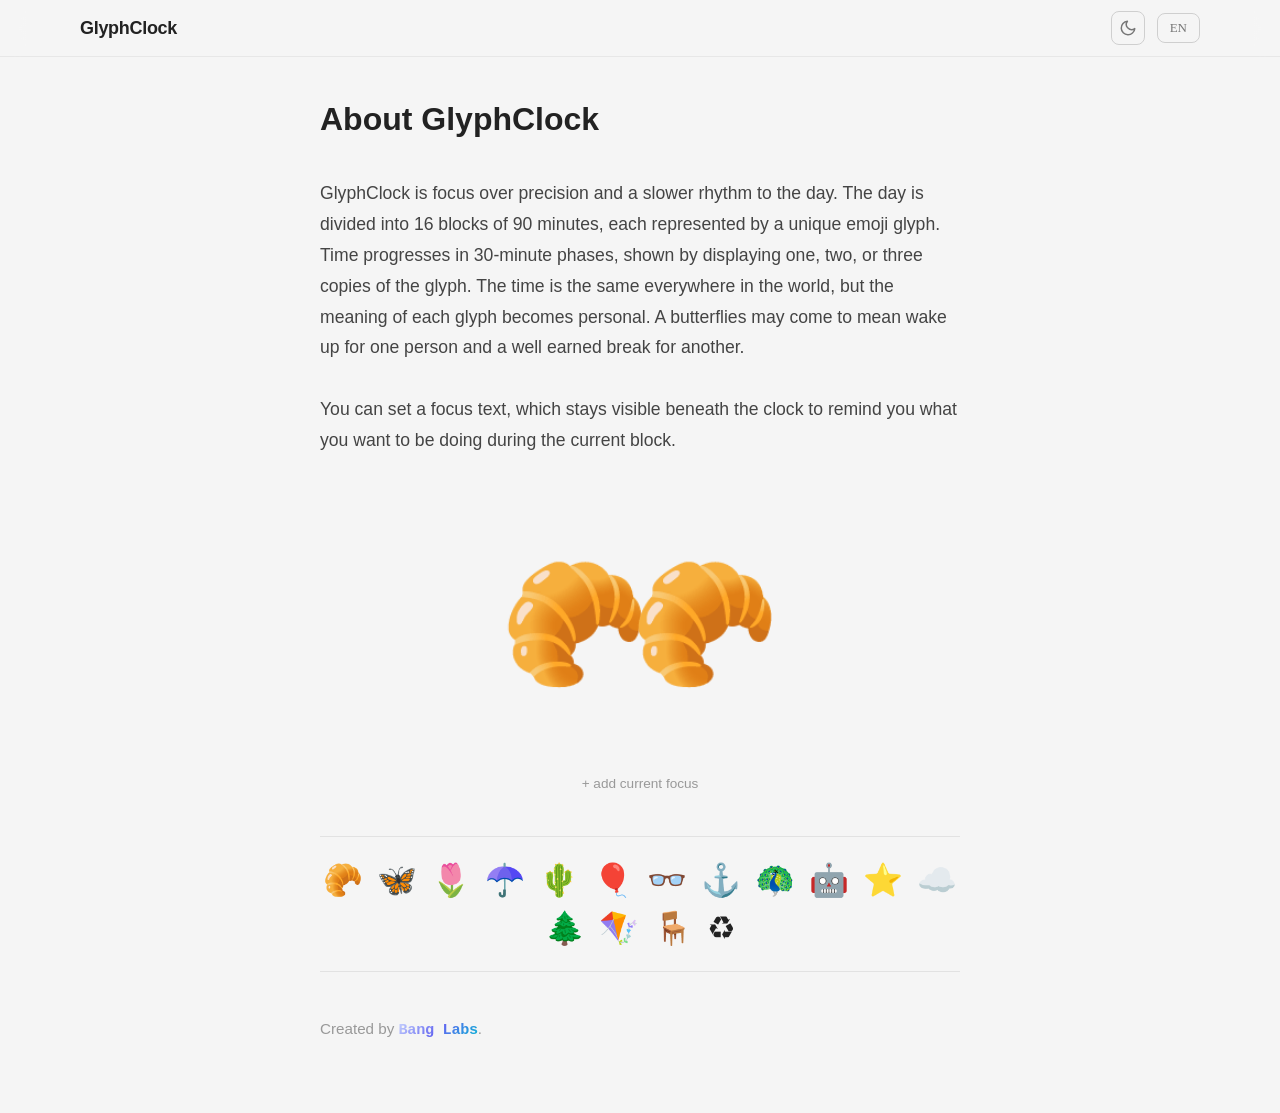
<file: index.html>
<!DOCTYPE html>
<html lang="en">
<head>
  <meta charset="utf-8">
  <meta name="viewport" content="width=device-width, initial-scale=1">
  <title>GlyphClock</title>
  <meta name="description" content="A timezone-free time system dividing the day into 16 symbolic blocks.">
  <meta name="author" content="Adam">
  <link rel="canonical" href="https://glyphclock.bang-labs.eu/">
  <meta property="og:type" content="website">
  <meta property="og:url" content="https://glyphclock.bang-labs.eu/">
  <meta property="og:title" content="GlyphClock">
  <meta property="og:description" content="A timezone-free time system dividing the day into 16 symbolic blocks.">
  <meta property="og:site_name" content="GlyphClock">
  <meta name="twitter:card" content="summary">
  <meta name="twitter:title" content="GlyphClock">
  <meta name="twitter:description" content="A timezone-free time system dividing the day into 16 symbolic blocks.">
  <link rel="icon" type="image/svg+xml" href="favicon.svg">
  <link rel="stylesheet" href="css/styles.css">
  <script>(function(){try{var p=new URLSearchParams(location.search).get('theme');if(p==='light'||p==='dark'){localStorage.setItem('darkMode',p==='dark');if(p==='dark')document.documentElement.classList.add('dark');return}var d=localStorage.getItem('darkMode');if(d==='true'||(d===null&&matchMedia('(prefers-color-scheme:dark)').matches))document.documentElement.classList.add('dark')}catch(e){}})()</script>
</head>
<body data-page="index">
  <div class="content-layer">
    <div class="about">
      <h1 data-i18n="title.about">About GlyphClock</h1>

      <p class="about-text" data-i18n="about.desc">GlyphClock is focus over precision and a slower rhythm to the day. The day is divided into 16 blocks of 90 minutes, each represented by a unique emoji glyph. Time progresses in 30-minute phases, shown by displaying one, two, or three copies of the glyph. The time is the same everywhere in the world, but the meaning of each glyph becomes personal. A butterflies may come to mean wake up for one person and a well earned break for another.<br><br>You can set a focus text, which stays visible beneath the clock to remind you what you want to be doing during the current block.</p>

      <div class="about-clock">
        <h2 id="currentTime"></h2>
        <div id="testControls" class="test-controls" style="display:none">
          <button id="testPrev" class="test-btn">◀</button>
          <span id="testInfo"></span>
          <button id="testNext" class="test-btn">▶</button>
        </div>
        <div class="focus-area">
          <button class="focus-add" id="focusAdd" data-i18n="focus.add">+ add current focus</button>
          <div class="focus-display" id="focusDisplay" style="display:none">
            <span class="focus-text" id="focusText"></span>
            <button class="focus-clear" id="focusClear">&times;</button>
          </div>
          <input type="text" class="focus-input" id="focusInput" placeholder="What are you focusing on?" data-i18n-placeholder="focus.placeholder" style="display:none">
        </div>
      </div>

      <div class="about-glyphs" aria-hidden="true">
        <span>🥐</span><span>🦋</span><span>🌷</span><span>☂️</span><span>🌵</span><span>🎈</span><span>👓</span><span>⚓</span><span>🦚</span><span id="testModeToggle" style="cursor:pointer" title="Test mode">🤖</span><span>⭐</span><span>☁️</span><span>🌲</span><span>🪁</span><span>🪑</span><span>♻</span>
      </div>

      <p class="about-creator" data-i18n="about.creator">Created by <a href="https://bang-labs.eu" class="banglabs-brand">Bang Labs</a>.</p>
    </div>
  </div>
  <script src="scripts.js"></script>
  <script src="i18n.js"></script>
</body>
</html>
</file>
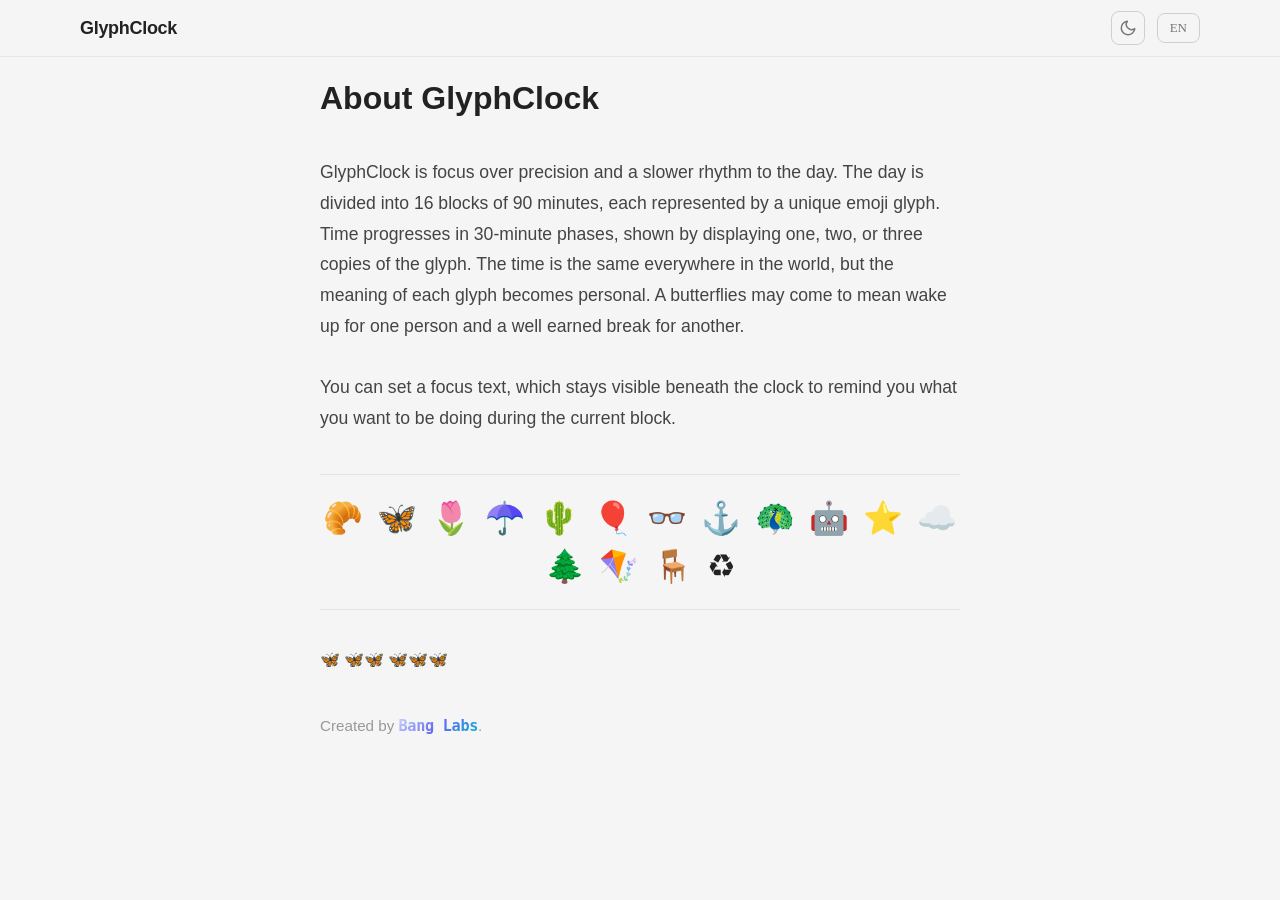
<file: about.html>
<!DOCTYPE html>
<html lang="en">
<head>
  <meta charset="utf-8">
  <meta name="viewport" content="width=device-width, initial-scale=1">
  <title>About GlyphClock</title>
  <meta name="description" content="Learn about GlyphClock, a timezone-free time system replacing conventional clocks with symbols.">
  <meta name="author" content="Adam">
  <link rel="icon" type="image/svg+xml" href="favicon.svg">
  <link rel="stylesheet" href="css/styles.css">
  <script>(function(){try{var p=new URLSearchParams(location.search).get('theme');if(p==='light'||p==='dark'){localStorage.setItem('darkMode',p==='dark');if(p==='dark')document.documentElement.classList.add('dark');return}var d=localStorage.getItem('darkMode');if(d==='true'||(d===null&&matchMedia('(prefers-color-scheme:dark)').matches))document.documentElement.classList.add('dark')}catch(e){}})()</script>
</head>
<body data-page="about">
  <div class="about">
    <h1 data-i18n="title.about">About GlyphClock</h1>

    <p class="about-text" data-i18n="about.desc">GlyphClock is a timezone and language free time system. The 24-hour day is divided into 16 blocks of 90 minutes, each block with a unique emoji. Each 90 minute period has 3 sub-periods of 30 minutes, shown by displaying one, two, or three copies of the glyph.</p>

    <div class="about-glyphs" aria-hidden="true">
      <span>🥐</span><span>🦋</span><span>🌷</span><span>☂️</span><span>🌵</span><span>🎈</span><span>👓</span><span>⚓</span><span>🦚</span><span>🤖</span><span>⭐</span><span>☁️</span><span>🌲</span><span>🪁</span><span>🪑</span><span>♻</span>
    </div>

    <div class="about-phases" aria-hidden="true">
      <span class="about-phase">🦋</span>
      <span class="about-phase">🦋🦋</span>
      <span class="about-phase">🦋🦋🦋</span>
    </div>

    <p class="about-creator" data-i18n="about.creator">Created by <a href="https://bang-labs.eu">Bang Labs</a>.</p>
  </div>
  <script src="scripts.js"></script>
  <script src="i18n.js"></script>
</body>
</html>
</file>
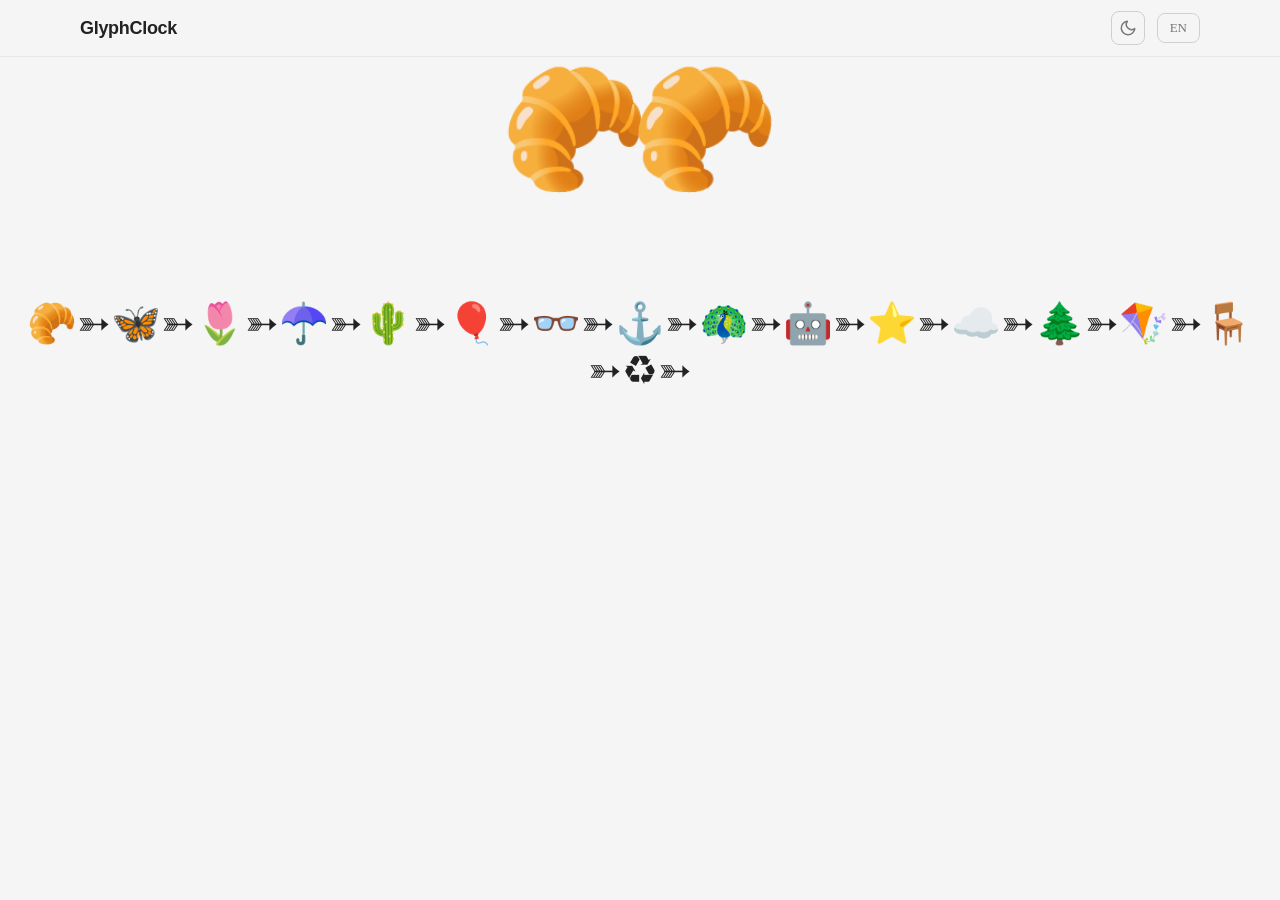
<file: glyphclock.html>
<!DOCTYPE html>
<html lang="en">
<head>
  <meta charset="utf-8">
  <meta name="viewport" content="width=device-width, initial-scale=1">
  <title id="currentTimeTitle">GlyphClock</title>
  <meta name="description" content="See the current GlyphClock — a universal, timezone-free time shown as symbols.">
  <link rel="stylesheet" href="css/styles.css">
  <script>(function(){try{var d=localStorage.getItem('darkMode');if(d==='true'||(d===null&&matchMedia('(prefers-color-scheme:dark)').matches))document.documentElement.classList.add('dark')}catch(e){}})()</script>
</head>
<body data-page="glyphclock">
  <h2 id="currentTime"></h2>
  <p style="font-size: 40px; text-align: center">🥐➳🦋➳🌷➳☂️➳🌵➳🎈➳👓➳⚓➳🦚➳🤖➳⭐➳☁️➳🌲➳🪁➳🪑➳♻➳</p>
  <script src="scripts.js"></script>
  <script src="i18n.js"></script>
</body>
</html>
</file>
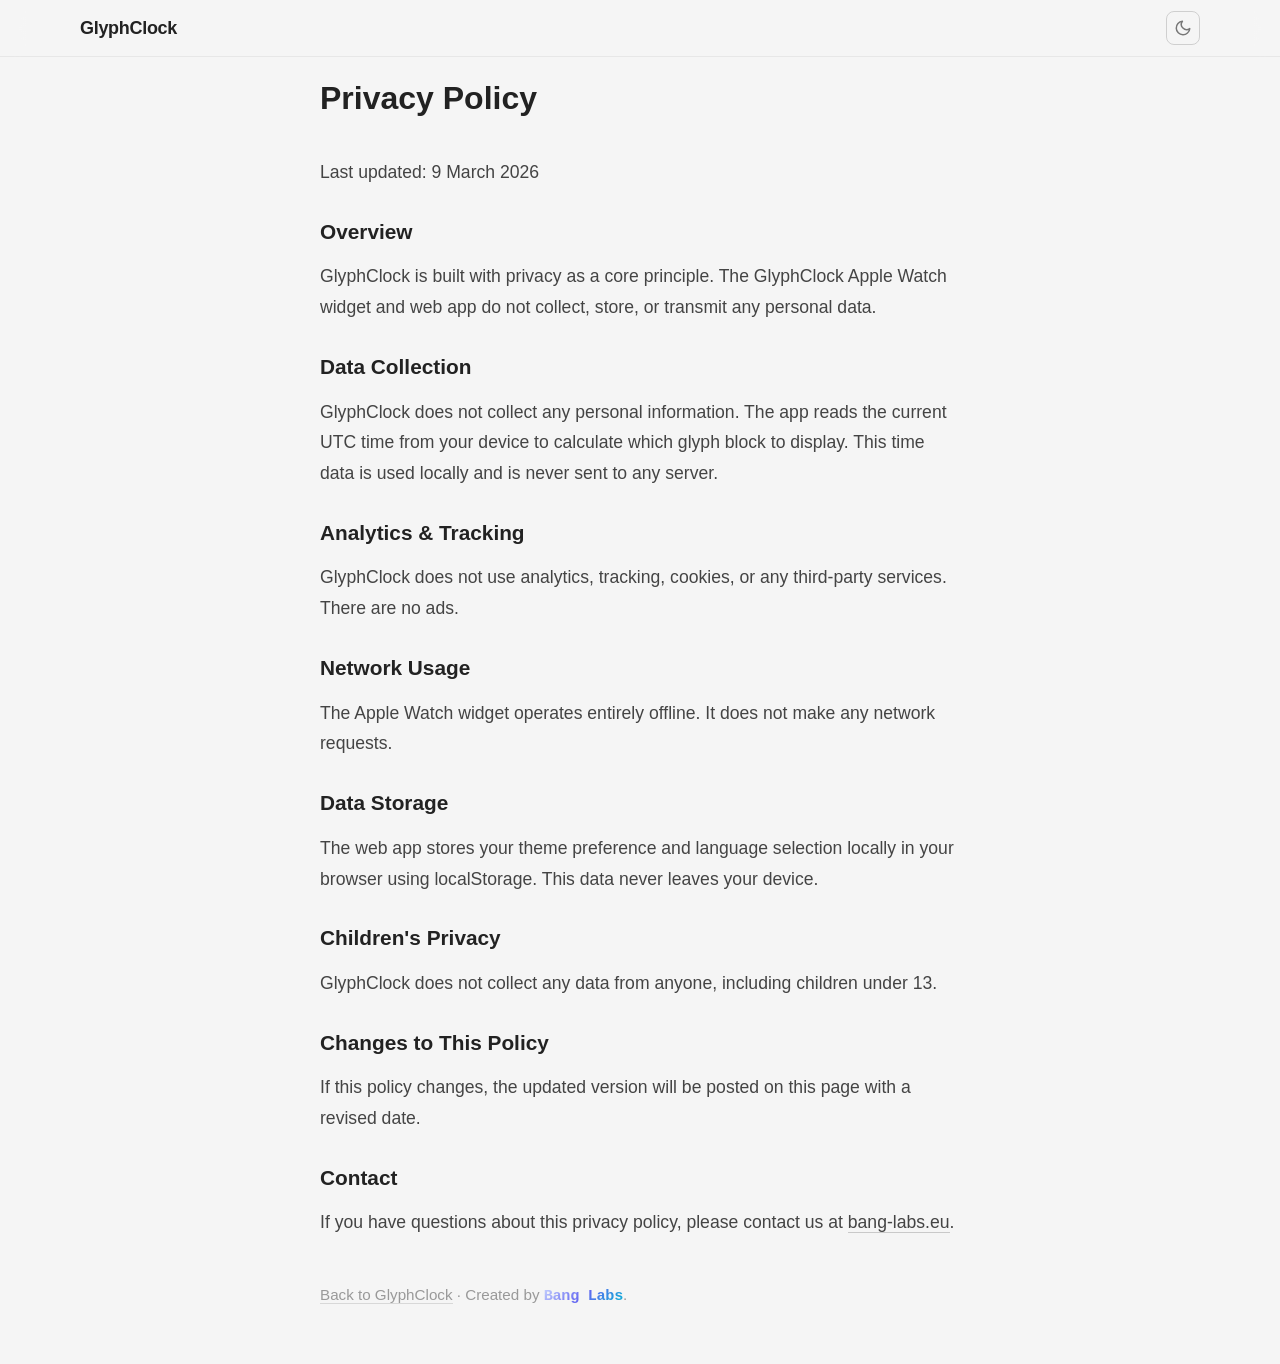
<file: privacy.html>
<!DOCTYPE html>
<html lang="en">
<head>
  <meta charset="utf-8">
  <meta name="viewport" content="width=device-width, initial-scale=1">
  <title>Privacy Policy — GlyphClock</title>
  <meta name="description" content="Privacy policy for the GlyphClock Apple Watch widget and web app.">
  <meta name="author" content="Adam">
  <link rel="icon" type="image/svg+xml" href="favicon.svg">
  <link rel="stylesheet" href="css/styles.css">
  <script>(function(){try{var p=new URLSearchParams(location.search).get('theme');if(p==='light'||p==='dark'){localStorage.setItem('darkMode',p==='dark');if(p==='dark')document.documentElement.classList.add('dark');return}var d=localStorage.getItem('darkMode');if(d==='true'||(d===null&&matchMedia('(prefers-color-scheme:dark)').matches))document.documentElement.classList.add('dark')}catch(e){}})()</script>
</head>
<body data-page="privacy">
  <div class="about">
    <h1>Privacy Policy</h1>

    <p class="about-text">Last updated: 9 March 2026</p>

    <h2 class="privacy-heading">Overview</h2>
    <p class="about-text">GlyphClock is built with privacy as a core principle. The GlyphClock Apple Watch widget and web app do not collect, store, or transmit any personal data.</p>

    <h2 class="privacy-heading">Data Collection</h2>
    <p class="about-text">GlyphClock does not collect any personal information. The app reads the current UTC time from your device to calculate which glyph block to display. This time data is used locally and is never sent to any server.</p>

    <h2 class="privacy-heading">Analytics & Tracking</h2>
    <p class="about-text">GlyphClock does not use analytics, tracking, cookies, or any third-party services. There are no ads.</p>

    <h2 class="privacy-heading">Network Usage</h2>
    <p class="about-text">The Apple Watch widget operates entirely offline. It does not make any network requests.</p>

    <h2 class="privacy-heading">Data Storage</h2>
    <p class="about-text">The web app stores your theme preference and language selection locally in your browser using localStorage. This data never leaves your device.</p>

    <h2 class="privacy-heading">Children's Privacy</h2>
    <p class="about-text">GlyphClock does not collect any data from anyone, including children under 13.</p>

    <h2 class="privacy-heading">Changes to This Policy</h2>
    <p class="about-text">If this policy changes, the updated version will be posted on this page with a revised date.</p>

    <h2 class="privacy-heading">Contact</h2>
    <p class="about-text">If you have questions about this privacy policy, please contact us at <a href="https://bang-labs.eu">bang-labs.eu</a>.</p>

    <p class="about-creator"><a href="index.html">Back to GlyphClock</a> &middot; Created by <a href="https://bang-labs.eu" class="banglabs-brand">Bang Labs</a>.</p>
  </div>
  <script src="scripts.js"></script>
</body>
</html>
</file>
<file: css/styles.css>
h1 {
  font-family: Arial, Helvetica, sans-serif;
  text-align: center;
}

p {
  font-family: Arial, Helvetica, sans-serif;
  text-align: center;
}

h2 {
  font-size: 200px;
  text-align: center;
}

#currentTime {
  height: 260px;
  width: 100%;
  position: relative;
  margin: 0;
}

.glyph-item {
  position: absolute;
  font-size: 200px;
  line-height: 1;
  left: 50%;
  top: 50%;
  transform: translate(-50%, -50%) scale(0);
  opacity: 0;
  transition: transform 0.5s cubic-bezier(0.4, 0, 0.2, 1),
              opacity 0.5s ease;
}

/* 1 glyph: centered, full size */
.glyph-1 .glyph-item:nth-child(1) {
  transform: translate(-50%, -50%) scale(1);
  opacity: 1;
}

/* 2 glyphs: side by side */
.glyph-2 .glyph-item:nth-child(1) {
  transform: translate(calc(-50% - 65px), -50%) scale(0.6);
  opacity: 1;
}
.glyph-2 .glyph-item:nth-child(2) {
  transform: translate(calc(-50% + 65px), -50%) scale(0.6);
  opacity: 1;
}

/* 3 glyphs: triangle — 1 top, 2 bottom */
.glyph-3 .glyph-item:nth-child(1) {
  transform: translate(-50%, calc(-50% - 50px)) scale(0.425);
  opacity: 1;
}
.glyph-3 .glyph-item:nth-child(2) {
  transform: translate(calc(-50% - 50px), calc(-50% + 40px)) scale(0.425);
  opacity: 1;
}
.glyph-3 .glyph-item:nth-child(3) {
  transform: translate(calc(-50% + 50px), calc(-50% + 40px)) scale(0.425);
  opacity: 1;
}

/* Test mode controls */
.test-controls {
  text-align: center;
  padding: 0.5rem;
  font-size: 1.2rem;
}

.test-btn {
  font-size: 1.5rem;
  background: none;
  border: 1px solid rgba(150, 150, 150, 0.4);
  border-radius: 8px;
  padding: 0.4rem 0.8rem;
  cursor: pointer;
  color: inherit;
  margin: 0 0.5rem;
}

.test-btn:hover {
  background: rgba(0, 0, 0, 0.05);
}

.dark .test-btn {
  border-color: rgba(100, 100, 140, 0.4);
}

.dark .test-btn:hover {
  background: rgba(80, 80, 120, 0.15);
}

#testModeToggle:hover {
  filter: brightness(1.2);
}

@keyframes fadeIn {
  from { opacity: 0; }
  to { opacity: 1; }
}

body {
  background-color: whitesmoke;
  color: #222;
  transition: background-color 0.3s, color 0.3s;
  animation: fadeIn 0.3s ease;
  margin: 0;
}

a {
  color: inherit;
}

.dark,
.dark body {
  background-color: #1a1a2e;
  color: #e0e0e0;
}

.content-layer {
  min-height: 100vh;
  display: flex;
  align-items: center;
  justify-content: center;
  transition: min-height 0.8s ease;
}

/* Clock-only mode: hide non-clock elements, center clock */
.about > *:not(.about-clock) {
  transition: opacity 0.8s ease, max-height 0.8s ease, margin 0.8s ease, padding 0.8s ease;
  max-height: 500px;
  overflow: hidden;
}

.about {
  transition: margin 0.8s ease, padding 0.8s ease;
}

body.clock-only .about > *:not(.about-clock) {
  opacity: 0;
  max-height: 0;
  margin: 0;
  padding: 0;
  pointer-events: none;
}

body.clock-only .about {
  margin: 0;
}

body.clock-only {
  overflow: hidden;
}

/* Navigation */
.nav {
  position: fixed;
  top: 0;
  left: 0;
  right: 0;
  z-index: 100;
  padding: 0 24px;
  background: rgba(245, 245, 245, 0.8);
  backdrop-filter: blur(12px);
  -webkit-backdrop-filter: blur(12px);
  border-bottom: 1px solid rgba(0, 0, 0, 0.06);
  transition: opacity 0.5s ease, background 0.3s;
}

.dark .nav {
  background: rgba(26, 26, 46, 0.85);
  border-bottom-color: rgba(255, 255, 255, 0.06);
}

.nav-hidden {
  opacity: 0;
  pointer-events: none;
}

.nav-inner {
  display: flex;
  align-items: center;
  justify-content: space-between;
  max-width: 1120px;
  margin: 0 auto;
  height: 56px;
  gap: 32px;
}

.nav-logo {
  font-family: Arial, Helvetica, sans-serif;
  font-size: 18px;
  font-weight: 700;
  letter-spacing: -0.3px;
  color: #222;
  text-decoration: none;
  transition: color 0.2s;
}

.dark .nav-logo {
  color: #e0e0e0;
}

.nav-actions {
  display: flex;
  align-items: center;
  gap: 12px;
}

/* Theme toggle */
.theme-toggle {
  display: flex;
  align-items: center;
  justify-content: center;
  width: 34px;
  height: 34px;
  background: transparent;
  border: 1px solid rgba(150, 150, 150, 0.4);
  border-radius: 8px;
  cursor: pointer;
  color: #777;
  transition: border-color 0.2s, color 0.2s;
}

.theme-toggle:hover {
  border-color: rgba(100, 100, 100, 0.6);
  color: #222;
}

.dark .theme-toggle {
  border-color: rgba(100, 100, 140, 0.4);
  color: #999;
}

.dark .theme-toggle:hover {
  border-color: rgba(120, 120, 160, 0.6);
  color: #e0e0e0;
}

.theme-toggle .icon-sun { display: none; }
.theme-toggle .icon-moon { display: block; }
.dark .theme-toggle .icon-sun { display: block; }
.dark .theme-toggle .icon-moon { display: none; }

/* Nav button (language switcher) */
.nav-btn {
  display: flex;
  align-items: center;
  gap: 6px;
  background: transparent;
  border: 1px solid rgba(150, 150, 150, 0.4);
  color: #777;
  padding: 6px 12px;
  border-radius: 8px;
  cursor: pointer;
  font-size: 13px;
  font-weight: 500;
  font-family: inherit;
  transition: border-color 0.2s, color 0.2s;
}

.nav-btn:hover {
  border-color: rgba(100, 100, 100, 0.6);
  color: #222;
}

.dark .nav-btn {
  border-color: rgba(100, 100, 140, 0.4);
  color: #999;
}

.dark .nav-btn:hover {
  border-color: rgba(120, 120, 160, 0.6);
  color: #e0e0e0;
}

/* Language switcher dropdown */
.lang-switcher {
  position: relative;
}

.lang-switcher__list {
  position: absolute;
  top: calc(100% + 0.5rem);
  right: 0;
  background: rgba(255, 255, 255, 0.95);
  backdrop-filter: blur(12px);
  border: 1px solid rgba(150, 150, 150, 0.4);
  border-radius: 8px;
  max-height: 300px;
  overflow-y: auto;
  min-width: 160px;
}

.lang-switcher__option {
  display: block;
  width: 100%;
  padding: 0.5rem 1rem;
  background: none;
  border: none;
  color: #666;
  font-size: 0.85rem;
  font-family: inherit;
  text-align: left;
  cursor: pointer;
  transition: background 0.15s, color 0.15s;
}

.lang-switcher__option:hover {
  background: rgba(0, 0, 0, 0.05);
  color: #333;
}

.lang-switcher__option--active {
  color: #111;
  font-weight: 600;
}

.dark .lang-switcher__list {
  background: rgba(25, 25, 45, 0.95);
  border-color: rgba(100, 100, 140, 0.4);
}

.dark .lang-switcher__option {
  color: #999;
}

.dark .lang-switcher__option:hover {
  background: rgba(80, 80, 120, 0.15);
  color: #ddd;
}

.dark .lang-switcher__option--active {
  color: #eee;
}

/* About page */
.about {
  max-width: 640px;
  margin: 80px auto 60px;
  padding: 0 24px;
}

.about h1 {
  font-family: Arial, Helvetica, sans-serif;
  font-size: 2rem;
  font-weight: 700;
  text-align: left;
  margin-bottom: 2.5rem;
}

.privacy-heading {
  font-family: Arial, Helvetica, sans-serif;
  font-size: 1.3rem;
  font-weight: 700;
  text-align: left;
  margin-bottom: 0.5rem;
}

.about-text {
  font-family: Arial, Helvetica, sans-serif;
  font-size: 1.1rem;
  line-height: 1.75;
  color: #444;
  margin-bottom: 2rem;
  text-align: left;
}

.dark .about-text {
  color: #b0b0b0;
}

.about-text a {
  text-decoration: none;
  border-bottom: 1px solid rgba(100, 100, 100, 0.3);
  transition: border-color 0.2s;
}

.about-text a:hover {
  border-color: currentColor;
}

.about-clock {
  margin: 2.5rem 0;
}

/* Focus area */
.focus-area {
  text-align: center;
  margin-top: 1rem;
}

.focus-add {
  background: none;
  border: none;
  color: #999;
  font-family: Arial, Helvetica, sans-serif;
  font-size: 0.85rem;
  cursor: pointer;
  padding: 0.3rem 0.6rem;
  transition: color 0.2s;
}

.focus-add:hover {
  color: #555;
}

.dark .focus-add:hover {
  color: #ccc;
}

.focus-input {
  background: none;
  border: none;
  border-bottom: 1px solid rgba(150, 150, 150, 0.4);
  color: inherit;
  font-family: Arial, Helvetica, sans-serif;
  font-size: 0.95rem;
  text-align: center;
  padding: 0.4rem 0.5rem;
  width: 260px;
  max-width: 80vw;
  outline: none;
  transition: border-color 0.2s;
}

.focus-input:focus {
  border-bottom-color: #6366f1;
}

.focus-display {
  display: inline-flex;
  align-items: center;
  gap: 0.5rem;
}

.focus-text {
  font-family: Arial, Helvetica, sans-serif;
  font-size: 0.95rem;
  color: #666;
  transition: opacity 0.8s ease;
}

.dark .focus-text {
  color: #aaa;
}

.focus-clear {
  background: none;
  border: none;
  color: #bbb;
  font-size: 1.1rem;
  cursor: pointer;
  padding: 0 0.3rem;
  line-height: 1;
  transition: color 0.2s, opacity 0.8s ease;
}

.focus-clear:hover {
  color: #888;
}

/* Hide add button and clear button in clock-only, keep focus text */
body.clock-only .focus-add {
  opacity: 0;
  pointer-events: none;
}

body.clock-only .focus-clear {
  opacity: 0;
  pointer-events: none;
}

.about-glyphs {
  display: flex;
  flex-wrap: wrap;
  justify-content: center;
  gap: 10px 14px;
  margin: 2.5rem 0;
  padding: 1.5rem 0;
  font-size: 2rem;
  border-top: 1px solid rgba(150, 150, 150, 0.2);
  border-bottom: 1px solid rgba(150, 150, 150, 0.2);
}

.about-creator {
  font-family: Arial, Helvetica, sans-serif;
  margin-top: 3rem;
  font-size: 0.95rem;
  color: #999;
  text-align: left;
}

.about-creator a {
  text-decoration: none;
  border-bottom: 1px solid rgba(150, 150, 150, 0.3);
  transition: border-color 0.2s;
}

.about-creator a:hover {
  border-color: currentColor;
}

.banglabs-brand {
  font-family: monospace;
  font-weight: 700;
  letter-spacing: -0.02em;
  background: linear-gradient(135deg, #c7d2fe, #6366f1, #06b6d4);
  -webkit-background-clip: text;
  background-clip: text;
  -webkit-text-fill-color: transparent;
  border-bottom: none;
}

.banglabs-brand:hover {
  border-bottom: none;
  opacity: 0.8;
}

.dark .about-creator {
  color: #666;
}

@media (max-width: 480px) {
  .about { margin-top: 64px; }
  .about h1 { font-size: 1.6rem; }
}
</file>
